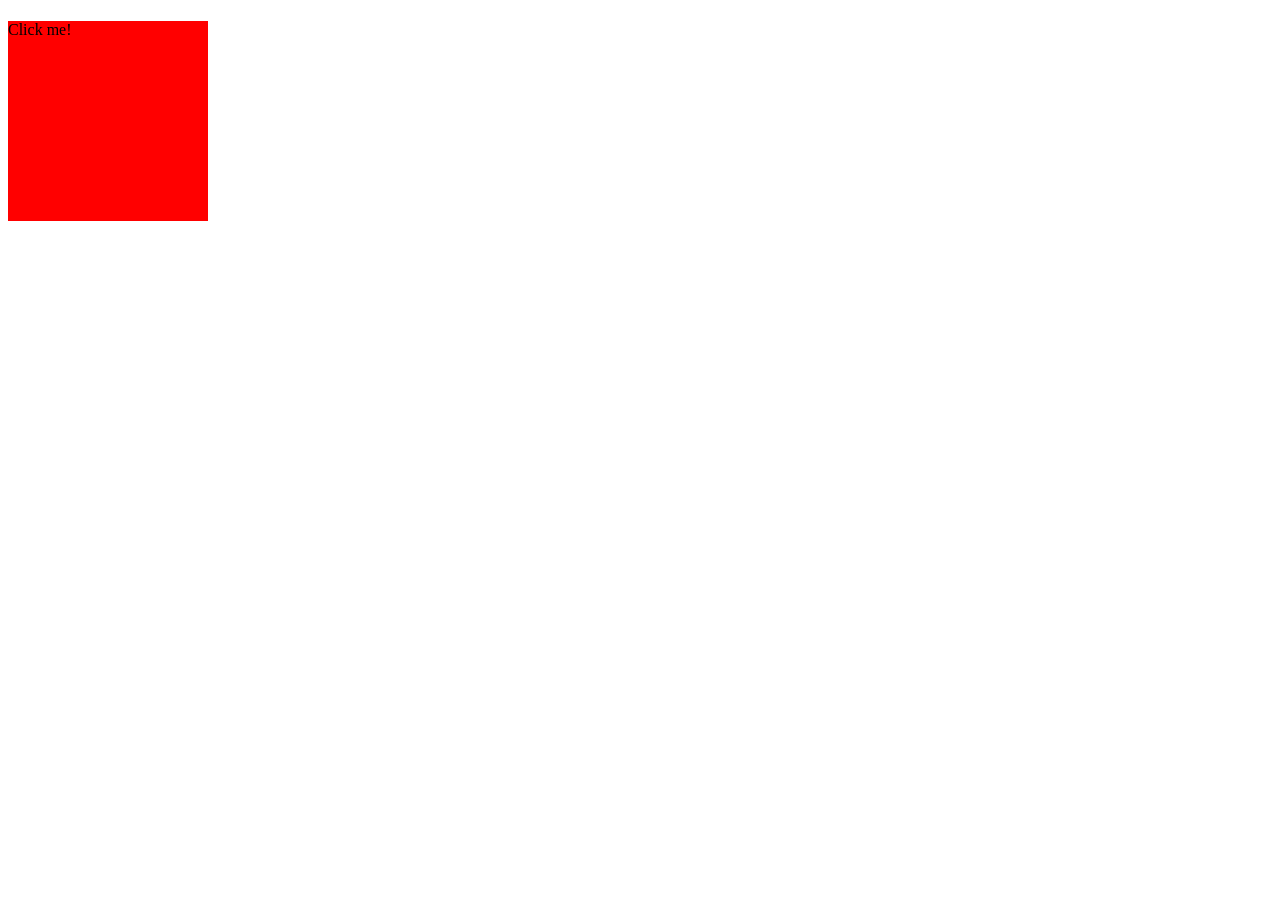
<file: jsexamples/index.html>
<!DOCTYPE html>
<html lang="en">
<head>
    <meta charset="UTF-8">
    <meta name="viewport" content="width=device-width, initial-scale=1.0">
    <title>Document</title>
    <link rel="stylesheet" href="css/style.css">
   <!--<script src="js/gs.js" defer></script> -->
    <script src="js/clicking.js" defer></script>
</head>
<body>
    <h1 id="heading1"></h1>
    <div id="redClick">
        <p>Click me!</p>
    </div>
</body>
</html>
</file>
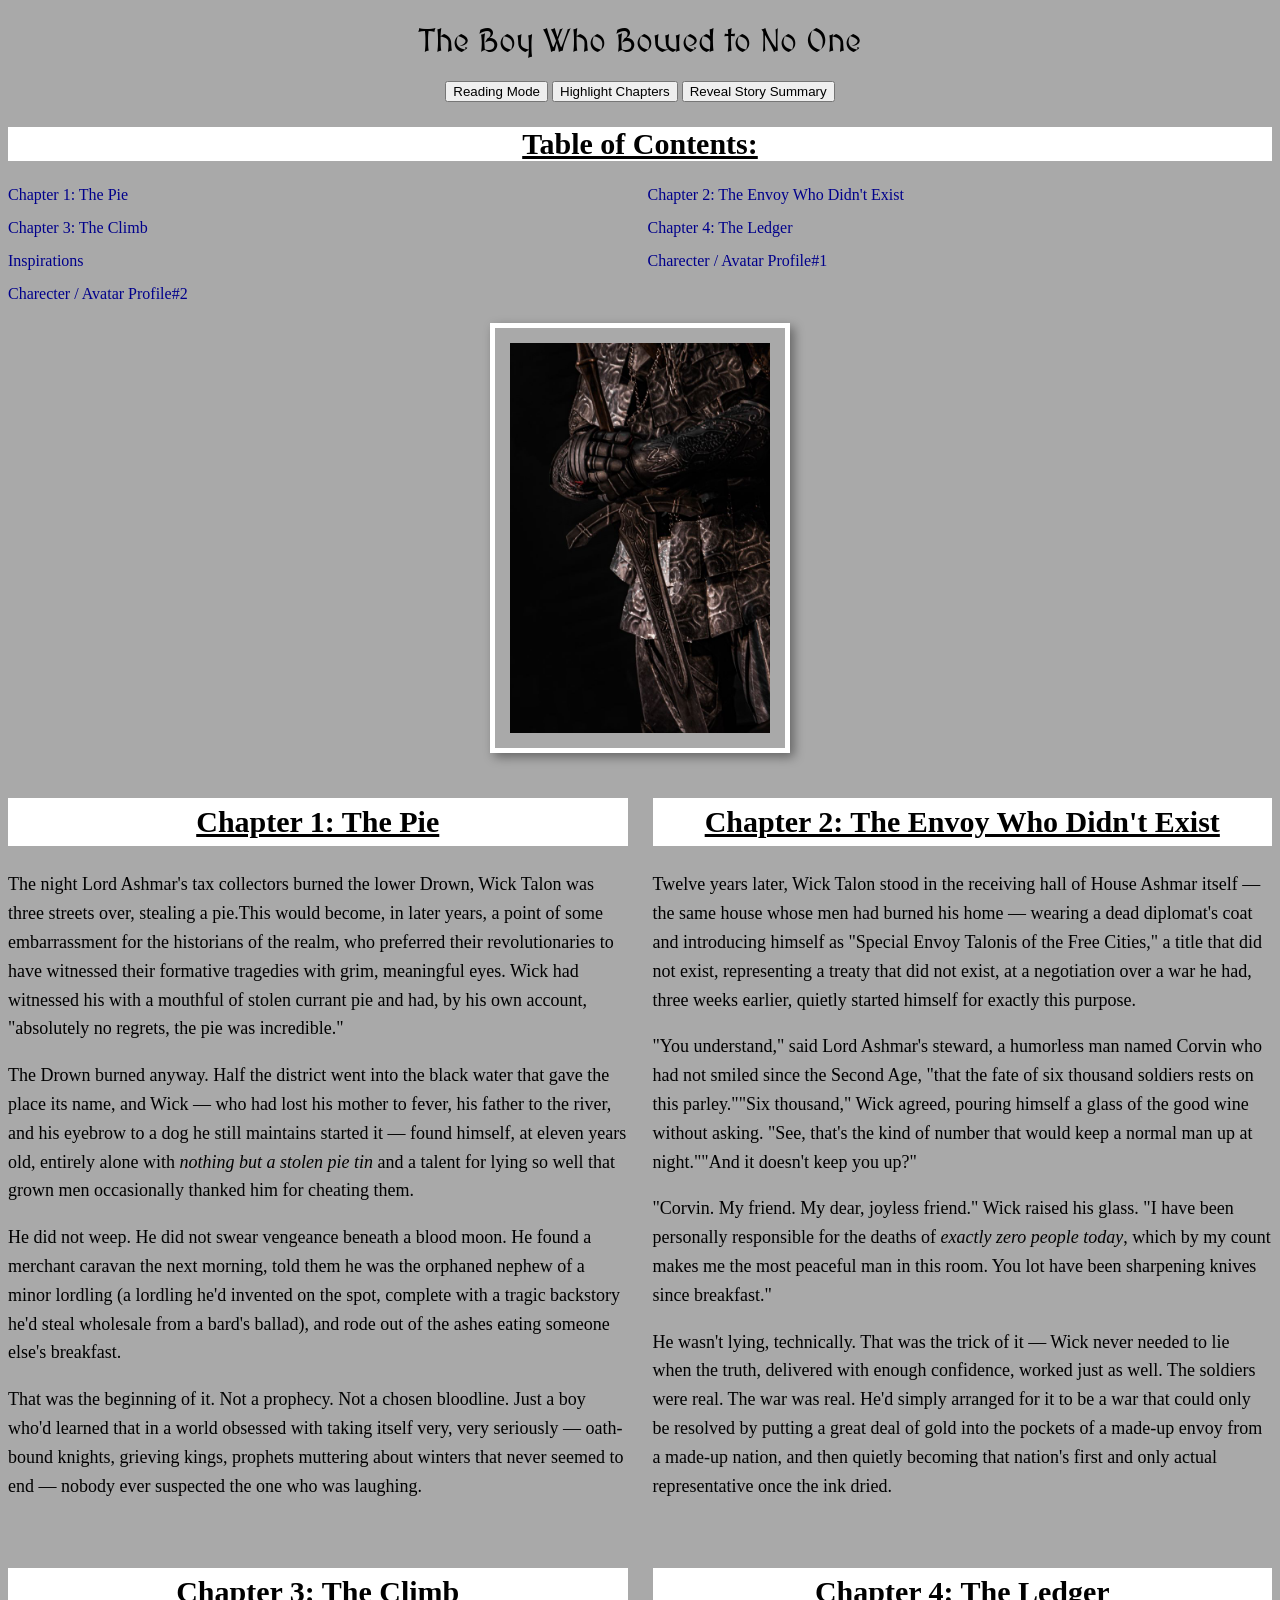
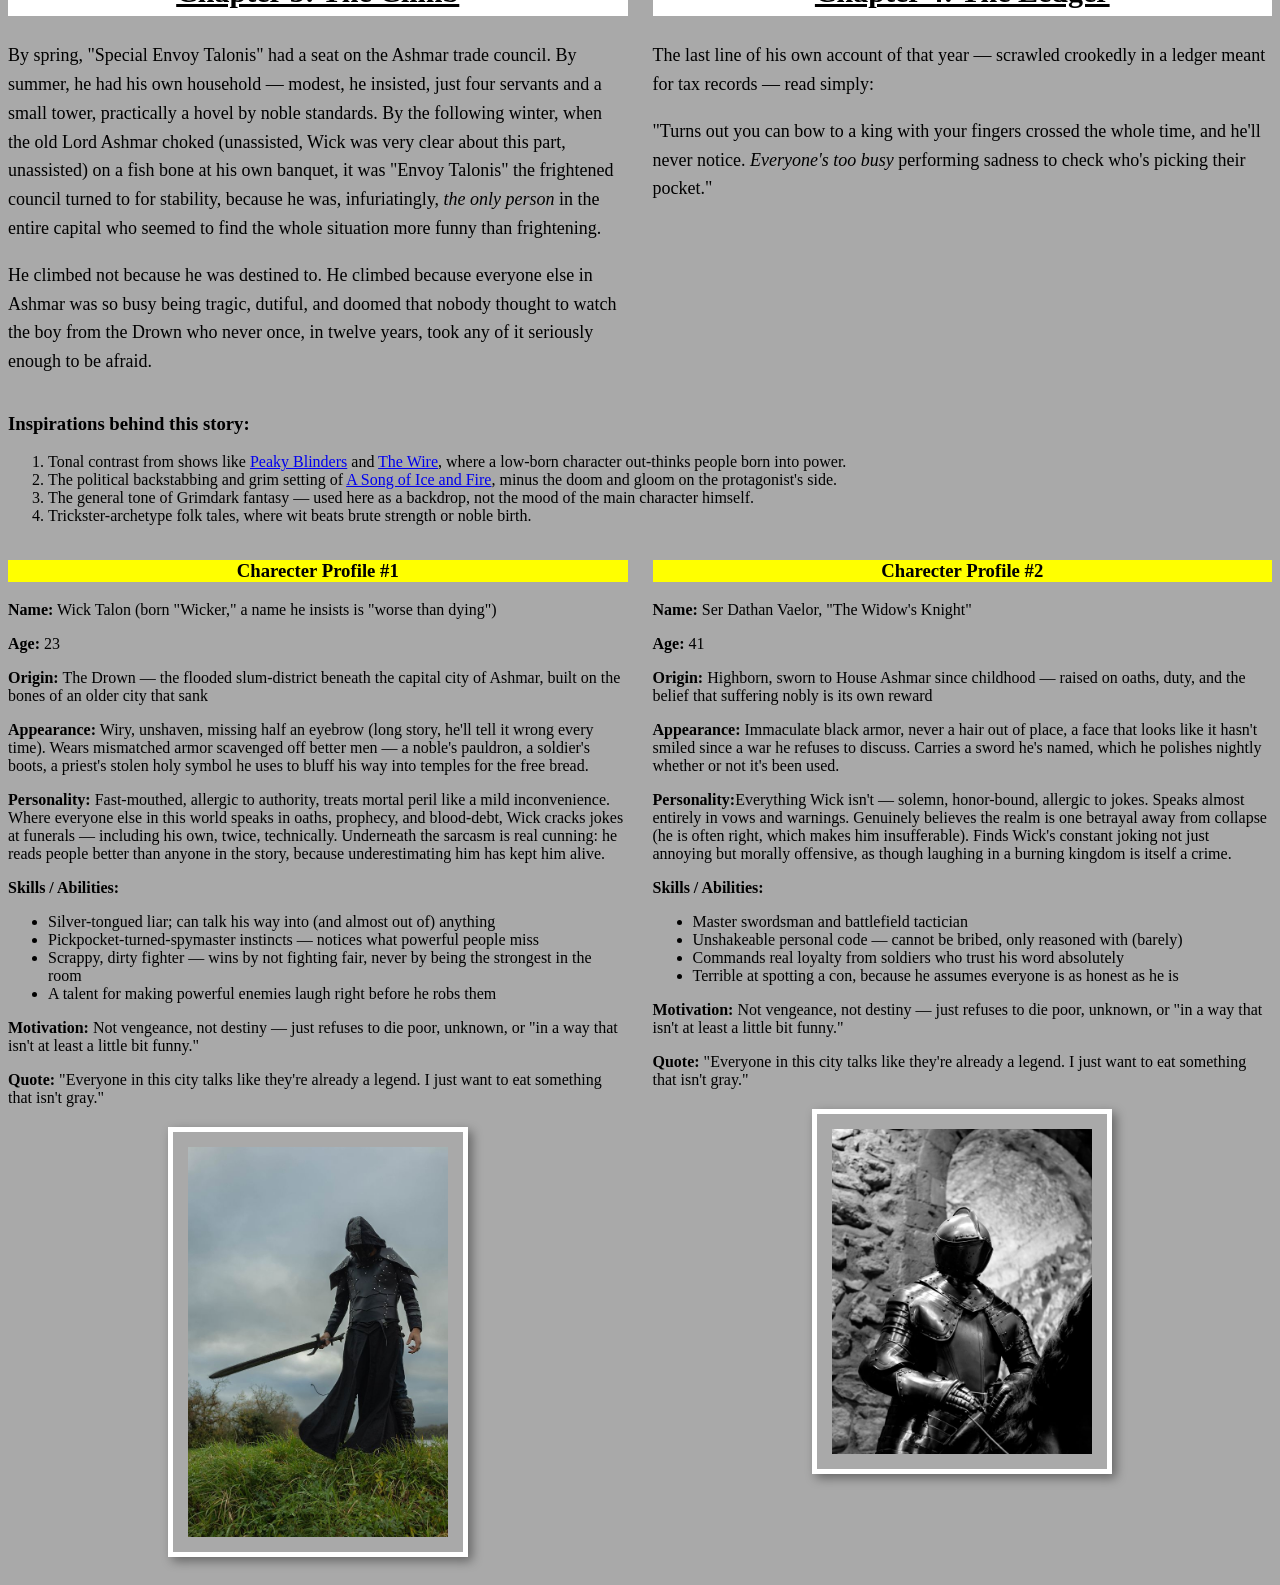
<file: infosite.html>
<!DOCTYPE html>
<html>
    <head>
        <title>The Boy Who Bowed to No One (Because He Was Too Busy Running</title>
        <!--this is a comment, these are useful for notes ctrl or cmd + /-->
        <!-- meta tags are used by search engine -->
        <meta name="description" content="This is an infosite for The Boy who bowed to no one">
        <meta name="author" content="Umer Niaz">
        <meta name="keywords" content="html, css, learning, fantasy, story">
        <!-- This tag encodes my charecters and is used by the browser -->
        <meta charset="UTF-8">
        <meta name="viewport" content="width=device-width, initial-scale=1.0">
        <style>
            body{
                background-color:darkgray
            }
        </style>
        <link rel="stylesheet" href="css/infosite.css">
        <script src="js/js/infosite.js" defer></script>
    </head>
    <body>
        <header>
            <h1>The Boy Who Bowed to No One</h1>
            <div class="center-text">
            <button id="readingButton" type="button">Reading Mode</button>
            <button id="highlightButton" type="button">Highlight Chapters</button>
            <button id="summaryButton" type="button">Reveal Story Summary</button>
    </div>
            <div id="storySummary"></div>
            <nav>
                <h2>Table of Contents:</h2>
                <ul>
               <li> <a href="#section1">Chapter 1: The Pie</a></li>
                <li> <a href="#section2">Chapter 2: The Envoy Who Didn't Exist</a></li>
                    <li> <a href="#section3">Chapter 3: The Climb</a></li>
                    <li> <a href="#section4">Chapter 4: The Ledger</a></li>
                    <li> <a href="#section5">Inspirations</a></li>
                    <li> <a href="#section6">Charecter / Avatar Profile#1</a></li>
                    <li> <a href="#section7">Charecter / Avatar Profile#2</a></li>

                </ul>
                <p><img src="images/cover.jpg" alt="cover"></p>
            </nav>
        </header>
        <main>
            <div class="chapters-grid">
            <section id="section1" class="story-text">
                <h2>Chapter 1: The Pie</h2>
                <p>The night Lord Ashmar's tax collectors burned the lower Drown, Wick Talon was three streets over, stealing a pie.This would become, in later years, a point of some embarrassment for the historians of the realm, who preferred their revolutionaries to have witnessed their formative tragedies with grim, meaningful eyes. Wick had witnessed his with a mouthful of stolen currant pie and had, by his own account, "absolutely no regrets, the pie was incredible."</p>
                <p>The Drown burned anyway. Half the district went into the black water that gave the place its name, and Wick — who had lost his mother to fever, his father to the river, and his eyebrow to a dog he still maintains started it — found himself, at eleven years old, entirely alone with <em>nothing but a stolen pie tin</em> and a talent for lying so well that grown men occasionally thanked him for cheating them.</p>
                <p>He did not weep. He did not swear vengeance beneath a blood moon. He found a merchant caravan the next morning, told them he was the orphaned nephew of a minor lordling (a lordling he'd invented on the spot, complete with a tragic backstory he'd steal wholesale from a bard's ballad), and rode out of the ashes eating someone else's breakfast.</p>
                <p>That was the beginning of it. Not a prophecy. Not a chosen bloodline. Just a boy who'd learned that in a world obsessed with taking itself very, very seriously — oath-bound knights, grieving kings, prophets muttering about winters that never seemed to end — nobody ever suspected the one who was laughing.</p>
            </section>
            <section id="section2" class="story-text">
                <h2>Chapter 2: The Envoy Who Didn't Exist</h2>
               <p>Twelve years later, Wick Talon stood in the receiving hall of House Ashmar itself — the same house whose men had burned his home — wearing a dead diplomat's coat and introducing himself as "Special Envoy Talonis of the Free Cities," a title that did not exist, representing a treaty that did not exist, at a negotiation over a war he had, three weeks earlier, quietly started himself for exactly this purpose.</p>
               <p>"You understand," said Lord Ashmar's steward, a humorless man named Corvin who had not smiled since the Second Age, "that the fate of six thousand soldiers rests on this parley.""Six thousand," Wick agreed, pouring himself a glass of the good wine without asking. "See, that's the kind of number that would keep a normal man up at night.""And it doesn't keep you up?"</p>
               <p>"Corvin. My friend. My dear, joyless friend." Wick raised his glass. "I have been personally responsible for the deaths of <em>exactly zero people today</em>, which by my count makes me the most peaceful man in this room. You lot have been sharpening knives since breakfast."</p>
               <p>He wasn't lying, technically. That was the trick of it — Wick never needed to lie when the truth, delivered with enough confidence, worked just as well. The soldiers were real. The war was real. He'd simply arranged for it to be a war that could only be resolved by putting a great deal of gold into the pockets of a made-up envoy from a made-up nation, and then quietly becoming that nation's first and only actual representative once the ink dried.</p>
            </section>
                <section id="section3" class="story-text">
                <h2>Chapter 3: The Climb</h2>
                <p>By spring, "Special Envoy Talonis" had a seat on the Ashmar trade council. By summer, he had his own household — modest, he insisted, just four servants and a small tower, practically a hovel by noble standards. By the following winter, when the old Lord Ashmar choked (unassisted, Wick was very clear about this part, unassisted) on a fish bone at his own banquet, it was "Envoy Talonis" the frightened council turned to for stability, because he was, infuriatingly, <em>the only person</em> in the entire capital who seemed to find the whole situation more funny than frightening.</p>
                <p>He climbed not because he was destined to. He climbed because everyone else in Ashmar was so busy being tragic, dutiful, and doomed that nobody thought to watch the boy from the Drown who never once, in twelve years, took any of it seriously enough to be afraid.</p>
            </section>
                <section id="section4" class="story-text">
                <h2>Chapter 4: The Ledger</h2>
                <p>The last line of his own account of that year — scrawled crookedly in a ledger meant for tax records — read simply:</p>
                <p>"Turns out you can bow to a king with your fingers crossed the whole time, and he'll never notice. <em>Everyone's too busy</em> performing sadness to check who's picking their pocket."</p>
            </section>
        </div>
            <section id="section5">
                 <h3>Inspirations behind this story:</h3>
                 <ol>
                    <li>Tonal contrast from shows like <a href="https://en.wikipedia.org/wiki/Peaky_Blinders_(TV_series)" target="_blank">Peaky Blinders</a> and <a href="https://en.wikipedia.org/wiki/The_Wire" target="_blank">The Wire</a>, where a low-born character out-thinks people born into power.</li>
                    <li>The political backstabbing and grim setting of <a href="https://en.wikipedia.org/wiki/A_Song_of_Ice_and_Fire" target="_blank">A Song of Ice and Fire</a>, minus the doom and gloom on the protagonist's side.</li>
                    <li>The general tone of Grimdark fantasy — used here as a backdrop, not the mood of the main character himself.</li>
                    <li>Trickster-archetype folk tales, where wit beats brute strength or noble birth.</li>
                 </ol>
            </section>
            <div class="characters-grid">
                 <section id="section6">
                 <h3 class="center-text highlight">Charecter Profile #1</h3>
                <p><b>Name:</b> Wick Talon (born "Wicker," a name he insists is "worse than dying")</p>
                <p><b>Age:</b> 23</p>
                <p><b>Origin:</b> The Drown — the flooded slum-district beneath the capital city of Ashmar, built on the bones of an older city that sank</p>
                <p><b>Appearance:</b> Wiry, unshaven, missing half an eyebrow (long story, he'll tell it wrong every time). Wears mismatched armor scavenged off better men — a noble's pauldron, a soldier's boots, a priest's stolen holy symbol he uses to bluff his way into temples for the free bread.</p>
                <p><b>Personality:</b> Fast-mouthed, allergic to authority, treats mortal peril like a mild inconvenience. Where everyone else in this world speaks in oaths, prophecy, and blood-debt, Wick cracks jokes at funerals — including his own, twice, technically. Underneath the sarcasm is real cunning: he reads people better than anyone in the story, because underestimating him has kept him alive.</p>
                <p><b>Skills / Abilities:</b></p>
                <ul>
                    <li>Silver-tongued liar; can talk his way into (and almost out of) anything</li>
                    <li>Pickpocket-turned-spymaster instincts — notices what powerful people miss</li>
                    <li>Scrappy, dirty fighter — wins by not fighting fair, never by being the strongest in the room</li>
                    <li>A talent for making powerful enemies laugh right before he robs them</li>
                </ul>
                <p><b>Motivation:</b> Not vengeance, not destiny — just refuses to die poor, unknown, or "in a way that isn't at least a little bit funny."</p>
                <p><b>Quote:</b> "Everyone in this city talks like they're already a legend. I just want to eat something that isn't gray."</p>
                <p><img src="images/main.jpg" alt="main"></p>
            </section>
             <section id="section7">
                 <h3 class="center-text highlight">Charecter Profile #2</h3>
                <p><b>Name:</b> Ser Dathan Vaelor, "The Widow's Knight"</p>
                <p><b>Age:</b> 41</p>
                <p><b>Origin:</b> Highborn, sworn to House Ashmar since childhood — raised on oaths, duty, and the belief that suffering nobly is its own reward</p>
                <p><b>Appearance:</b> Immaculate black armor, never a hair out of place, a face that looks like it hasn't smiled since a war he refuses to discuss. Carries a sword he's named, which he polishes nightly whether or not it's been used.</p>
                <p><b>Personality:</b>Everything Wick isn't — solemn, honor-bound, allergic to jokes. Speaks almost entirely in vows and warnings. Genuinely believes the realm is one betrayal away from collapse (he is often right, which makes him insufferable). Finds Wick's constant joking not just annoying but morally offensive, as though laughing in a burning kingdom is itself a crime.</p>
                <p><b>Skills / Abilities:</b></p>
                <ul>
                    <li>Master swordsman and battlefield tactician</li>
                    <li>Unshakeable personal code — cannot be bribed, only reasoned with (barely)</li>
                    <li>Commands real loyalty from soldiers who trust his word absolutely</li>
                    <li>Terrible at spotting a con, because he assumes everyone is as honest as he is</li>
                    </ul>
                <p><b>Motivation:</b> Not vengeance, not destiny — just refuses to die poor, unknown, or "in a way that isn't at least a little bit funny."</p>
                <p><b>Quote:</b> "Everyone in this city talks like they're already a legend. I just want to eat something that isn't gray."</p>
                <p><img src="images/knight.jpg" alt="knight"></p>
            </section>
            </div>
        </main>
        <footer></footer>
    </body>
</html>
</file>
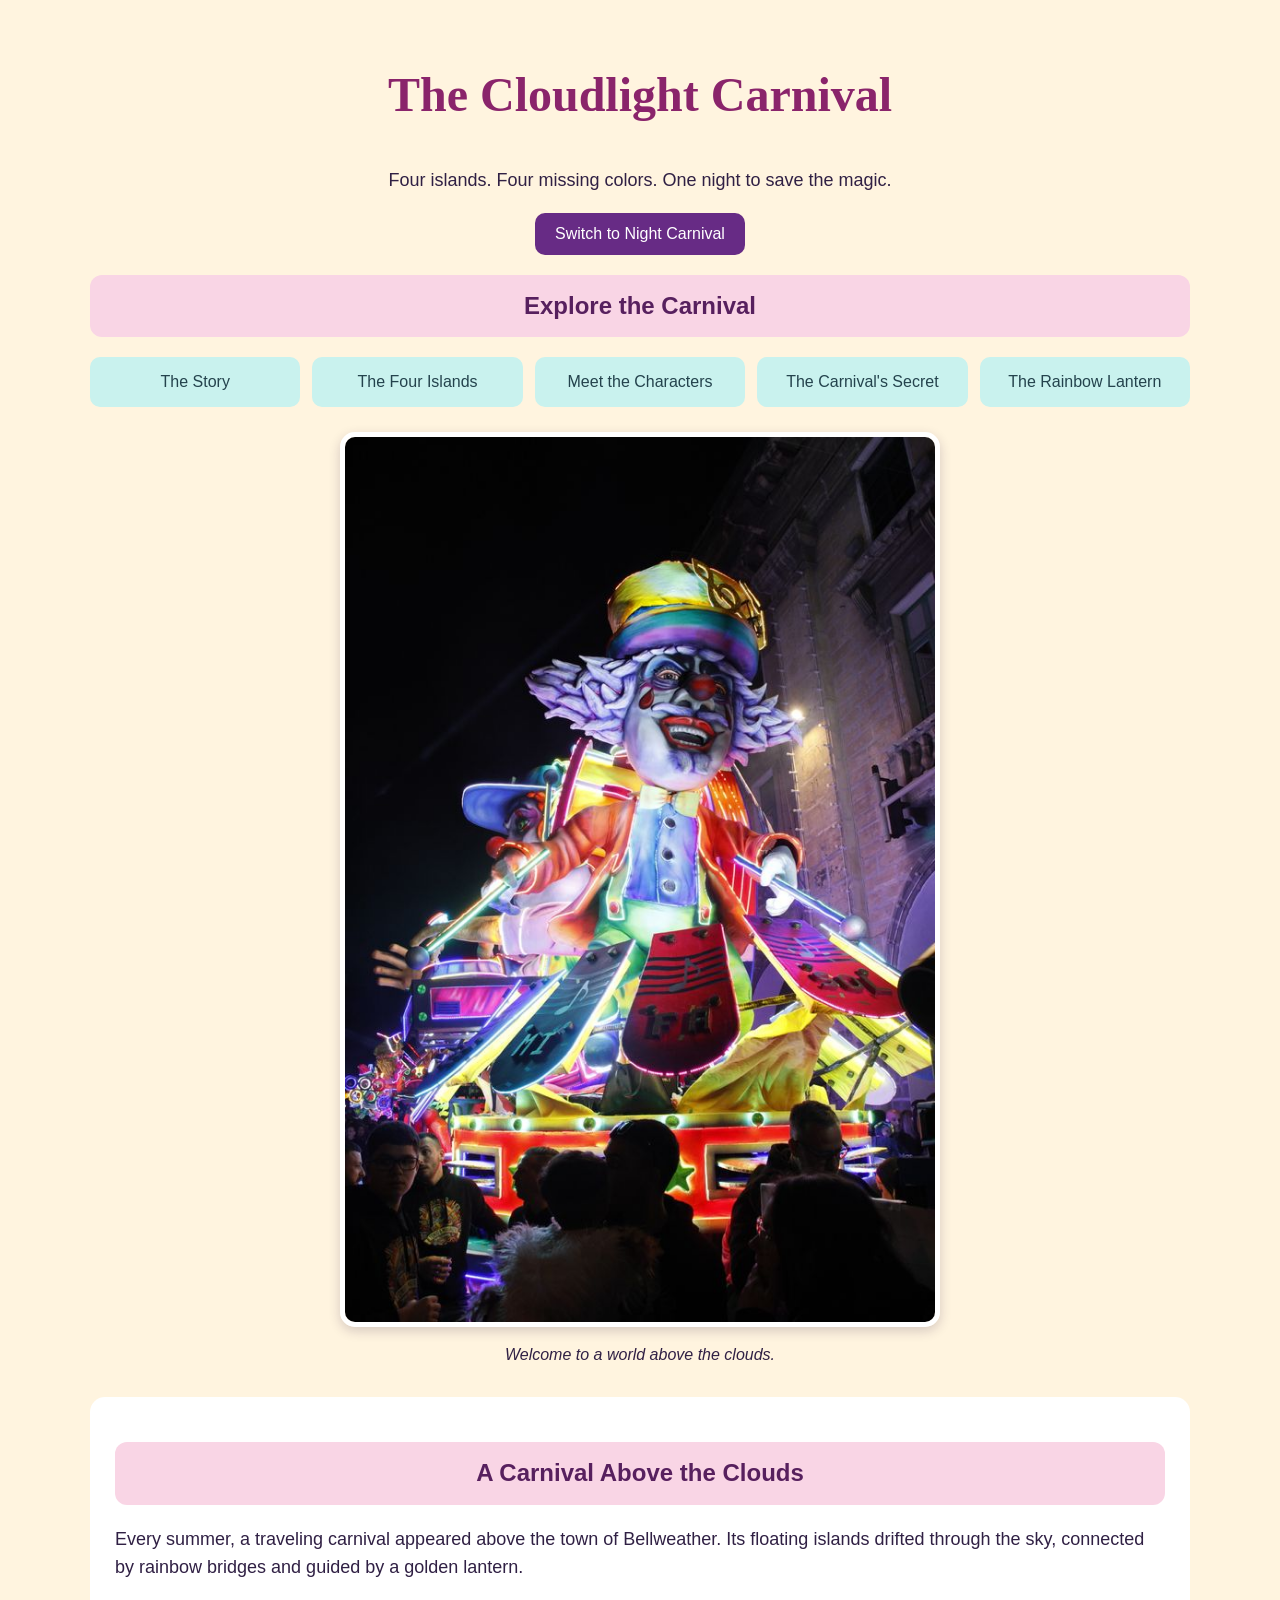
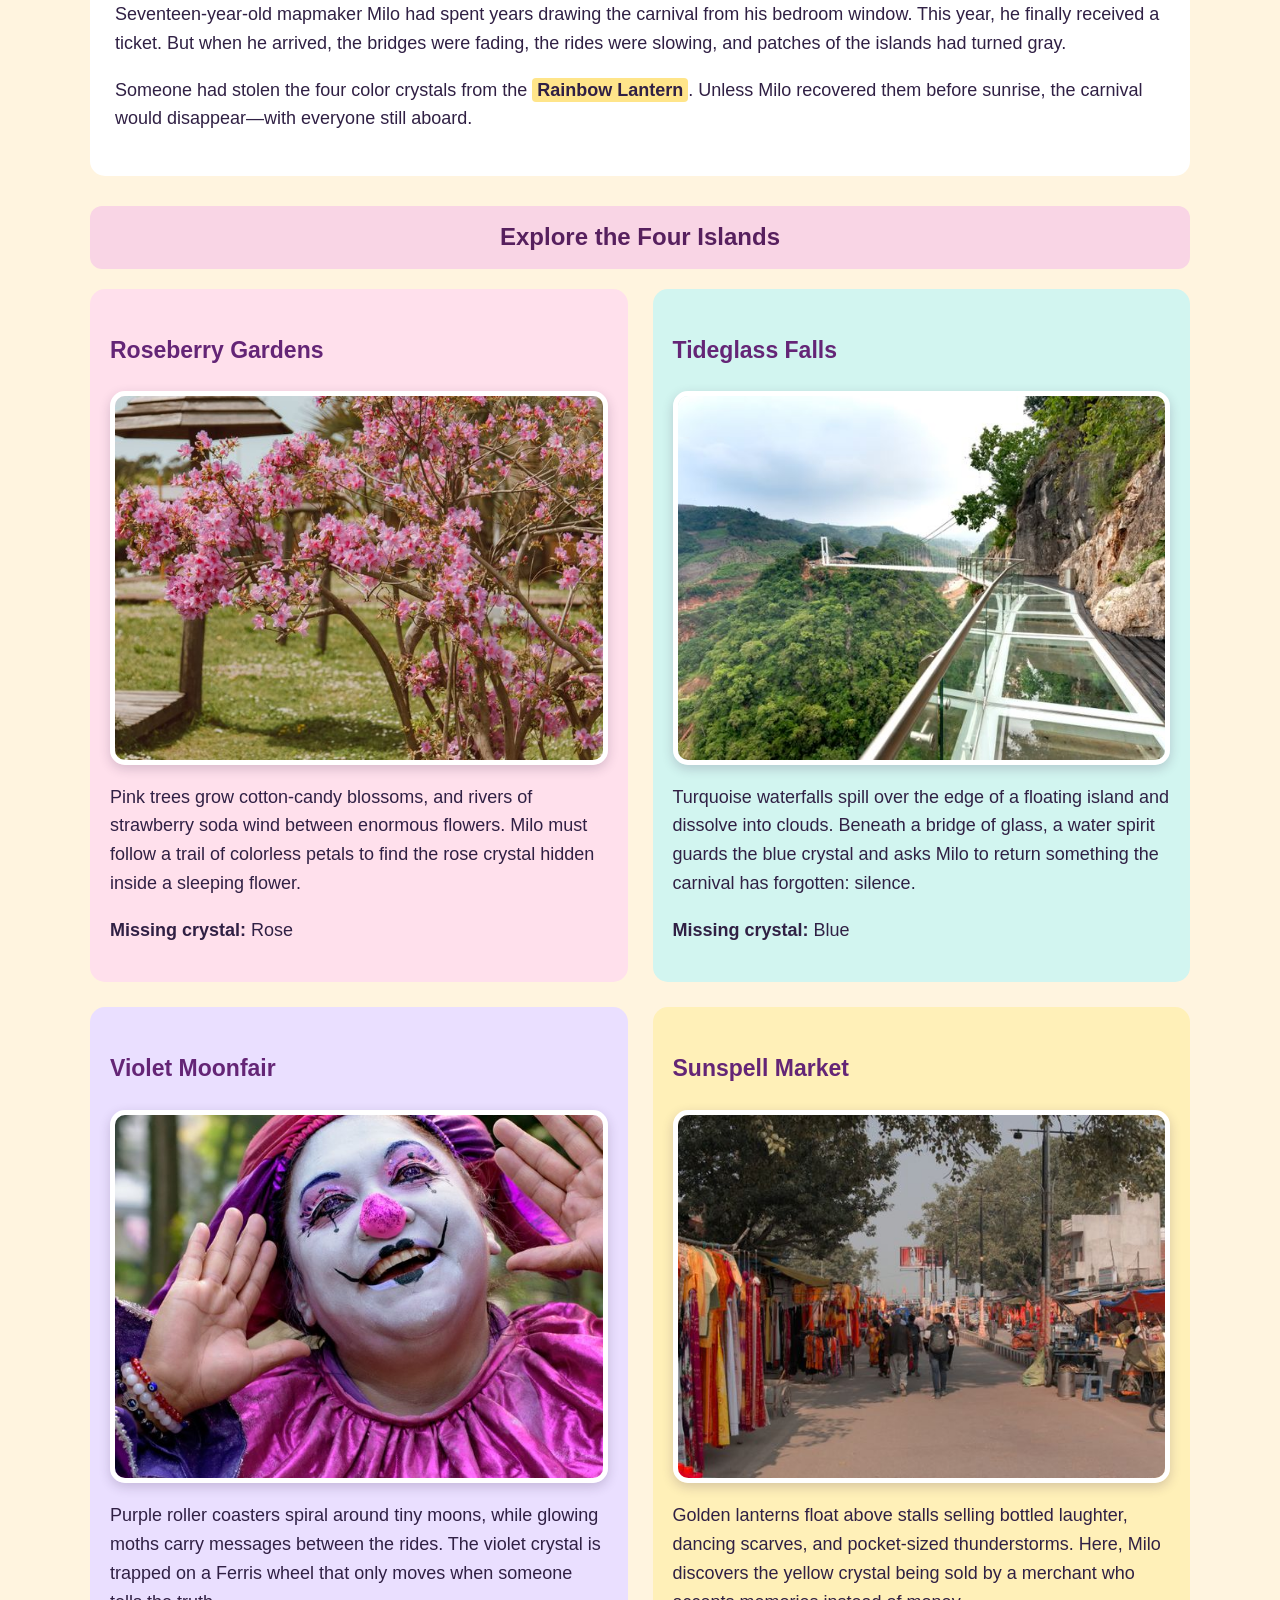
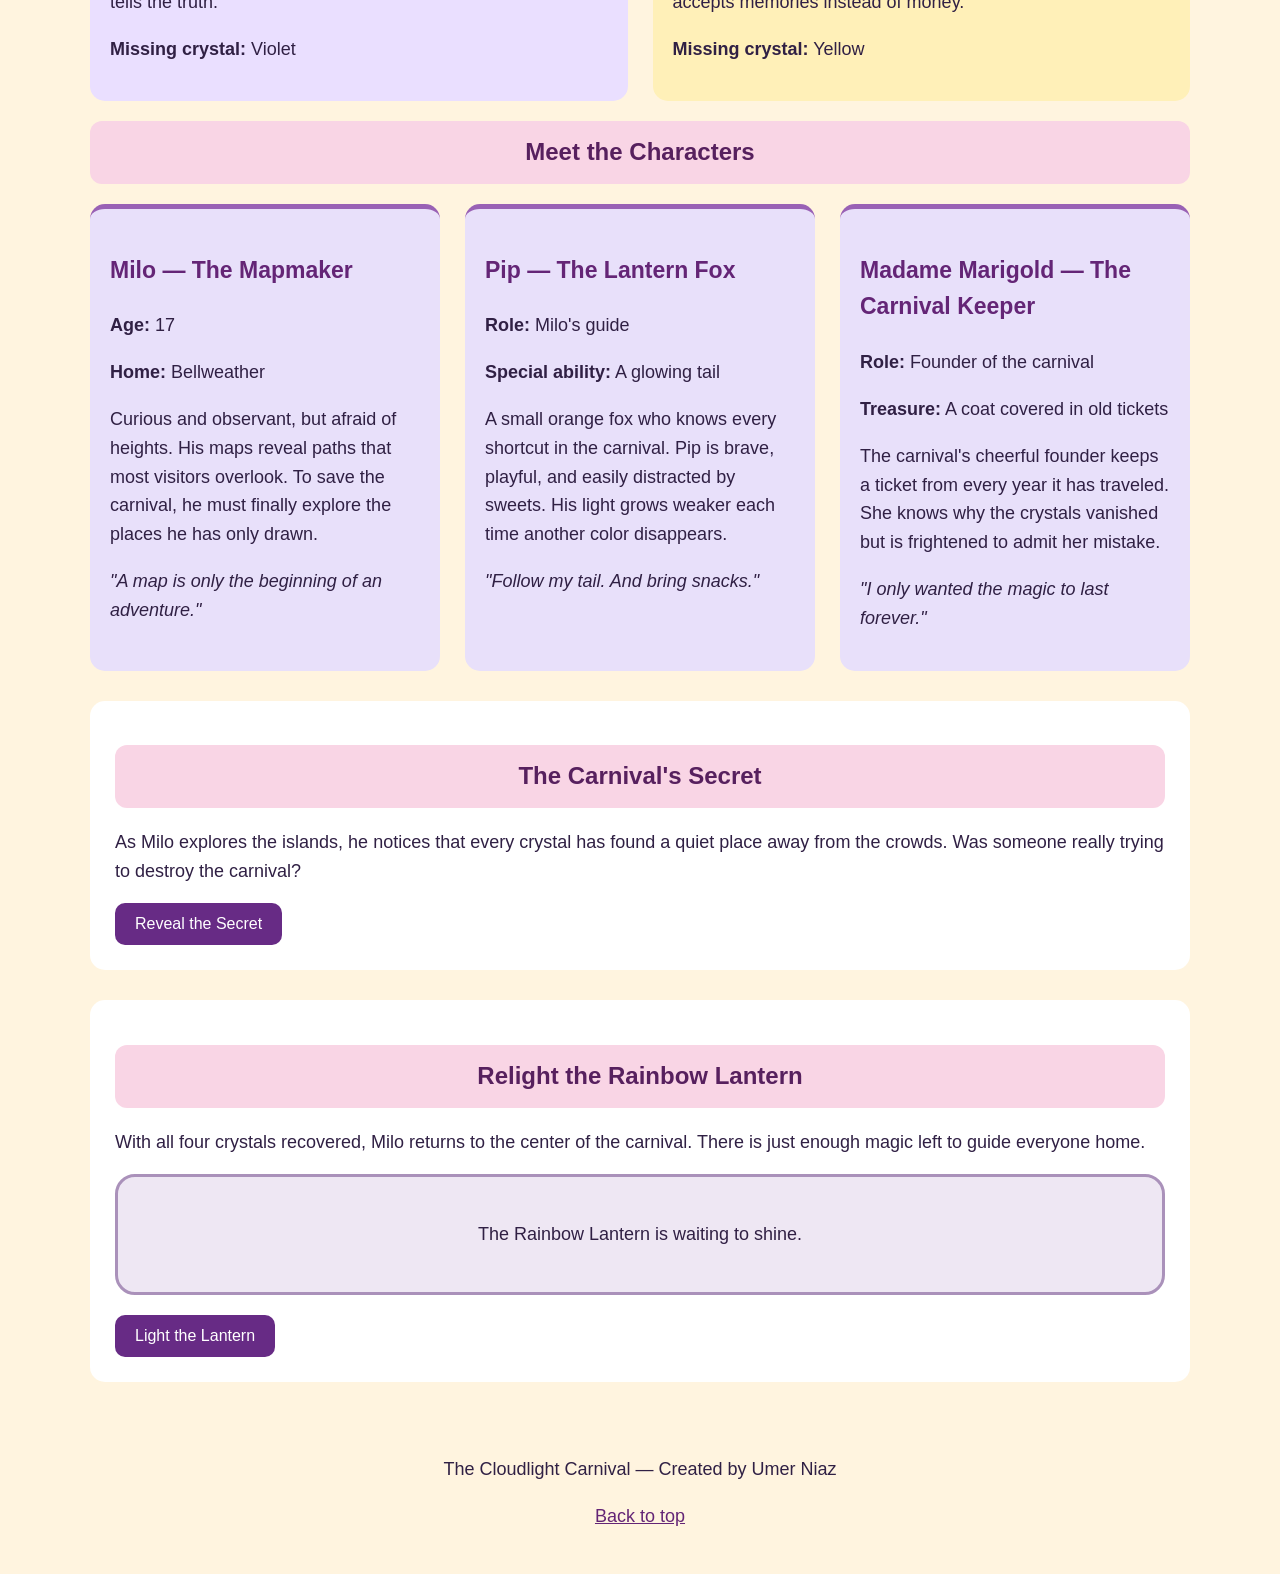
<file: midterm/midterm.html>
<!DOCTYPE html>
<html lang="en">
<head>
    <meta charset="UTF-8">
    <meta name="viewport" content="width=device-width, initial-scale=1.0">
    <meta name="description" content="Explore the floating islands and colorful mysteries of The Cloudlight Carnival.">
    <meta name="author" content="Umer Niaz">
    <meta name="keywords" content="carnival, fantasy, floating islands, story">

    <title>The Cloudlight Carnival</title>

    <link rel="stylesheet" href="carnival.css">
    <script src="carnival.js" defer></script>
</head>

<body>
    <header>
        <h1>The Cloudlight Carnival</h1>
        <p class="center-text">Four islands. Four missing colors. One night to save the magic.</p>

        <div class="center-text">
            <button id="themeButton" type="button">Switch to Night Carnival</button>
        </div>

        <nav aria-label="Main navigation">
            <h2>Explore the Carnival</h2>
            <ul>
                <li><a href="#introduction">The Story</a></li>
                <li><a href="#islands">The Four Islands</a></li>
                <li><a href="#characters">Meet the Characters</a></li>
                <li><a href="#secret">The Carnival's Secret</a></li>
                <li><a href="#lantern">The Rainbow Lantern</a></li>
            </ul>
        </nav>

        <figure>
            <img src="carnival-cover.jpg" alt="A colorful carnival on floating islands connected by rainbow bridges">
            <figcaption class="center-text">Welcome to a world above the clouds.</figcaption>
        </figure>
    </header>

    <main>
        <section id="introduction" class="story-text">
            <h2>A Carnival Above the Clouds</h2>
            <p>Every summer, a traveling carnival appeared above the town of Bellweather. Its floating islands drifted through the sky, connected by rainbow bridges and guided by a golden lantern.</p>
            <p>Seventeen-year-old mapmaker Milo had spent years drawing the carnival from his bedroom window. This year, he finally received a ticket. But when he arrived, the bridges were fading, the rides were slowing, and patches of the islands had turned gray.</p>
            <p>Someone had stolen the four color crystals from the <strong class="highlight">Rainbow Lantern</strong>. Unless Milo recovered them before sunrise, the carnival would disappear—with everyone still aboard.</p>
        </section>

        <section id="islands">
            <h2>Explore the Four Islands</h2>

            <div class="islands-grid">
                <section class="island-card">
                    <h3>Roseberry Gardens</h3>
                    <img src="roseberry-gardens.jpg" alt="Pink trees and enormous flowers beside a strawberry-colored river">
                    <p>Pink trees grow cotton-candy blossoms, and rivers of strawberry soda wind between enormous flowers. Milo must follow a trail of colorless petals to find the rose crystal hidden inside a sleeping flower.</p>
                    <p><strong>Missing crystal:</strong> Rose</p>
                </section>

                <section class="island-card">
                    <h3>Tideglass Falls</h3>
                    <img src="tideglass-falls.jpg" alt="Turquoise waterfalls flowing from a floating island beneath a glass bridge">
                    <p>Turquoise waterfalls spill over the edge of a floating island and dissolve into clouds. Beneath a bridge of glass, a water spirit guards the blue crystal and asks Milo to return something the carnival has forgotten: silence.</p>
                    <p><strong>Missing crystal:</strong> Blue</p>
                </section>

                <section class="island-card">
                    <h3>Violet Moonfair</h3>
                    <img src="violet-moonfair.jpg" alt="Purple carnival rides and a glowing Ferris wheel beneath tiny moons">
                    <p>Purple roller coasters spiral around tiny moons, while glowing moths carry messages between the rides. The violet crystal is trapped on a Ferris wheel that only moves when someone tells the truth.</p>
                    <p><strong>Missing crystal:</strong> Violet</p>
                </section>

                <section class="island-card">
                    <h3>Sunspell Market</h3>
                    <img src="sunspell-market.jpg" alt="A magical market with golden floating lanterns and colorful stalls">
                    <p>Golden lanterns float above stalls selling bottled laughter, dancing scarves, and pocket-sized thunderstorms. Here, Milo discovers the yellow crystal being sold by a merchant who accepts memories instead of money.</p>
                    <p><strong>Missing crystal:</strong> Yellow</p>
                </section>
            </div>
        </section>

        <section id="characters">
            <h2>Meet the Characters</h2>

            <div class="characters-grid">
                <section class="character-card">
                    <h3>Milo — The Mapmaker</h3>
                    <p><strong>Age:</strong> 17</p>
                    <p><strong>Home:</strong> Bellweather</p>
                    <p>Curious and observant, but afraid of heights. His maps reveal paths that most visitors overlook. To save the carnival, he must finally explore the places he has only drawn.</p>
                    <p><em>"A map is only the beginning of an adventure."</em></p>
                </section>

                <section class="character-card">
                    <h3>Pip — The Lantern Fox</h3>
                    <p><strong>Role:</strong> Milo's guide</p>
                    <p><strong>Special ability:</strong> A glowing tail</p>
                    <p>A small orange fox who knows every shortcut in the carnival. Pip is brave, playful, and easily distracted by sweets. His light grows weaker each time another color disappears.</p>
                    <p><em>"Follow my tail. And bring snacks."</em></p>
                </section>

                <section class="character-card">
                    <h3>Madame Marigold — The Carnival Keeper</h3>
                    <p><strong>Role:</strong> Founder of the carnival</p>
                    <p><strong>Treasure:</strong> A coat covered in old tickets</p>
                    <p>The carnival's cheerful founder keeps a ticket from every year it has traveled. She knows why the crystals vanished but is frightened to admit her mistake.</p>
                    <p><em>"I only wanted the magic to last forever."</em></p>
                </section>
            </div>
        </section>

        <section id="secret" class="story-text">
            <h2>The Carnival's Secret</h2>
            <p>As Milo explores the islands, he notices that every crystal has found a quiet place away from the crowds. Was someone really trying to destroy the carnival?</p>

            <button id="secretButton" type="button" aria-expanded="false" aria-controls="secretText">Reveal the Secret</button>

            <div id="secretText" hidden>
                <p>The crystals were never stolen. Madame Marigold had kept the carnival running for a hundred years without letting its magic rest. The crystals scattered across the islands, searching for quiet places to recover.</p>
                <p><strong class="highlight">Saving the carnival means allowing it to close until next summer.</strong></p>
            </div>
        </section>

        <section id="lantern" class="story-text">
            <h2>Relight the Rainbow Lantern</h2>
            <p>With all four crystals recovered, Milo returns to the center of the carnival. There is just enough magic left to guide everyone home.</p>

            <div id="rainbowLantern" class="lantern-box">
                <p class="center-text">The Rainbow Lantern is waiting to shine.</p>
            </div>

            <button id="lanternButton" type="button">Light the Lantern</button>

            <div id="ending" aria-live="polite"></div>
        </section>
    </main>

    <footer>
        <p class="center-text">The Cloudlight Carnival — Created by Umer Niaz</p>
        <p class="center-text"><a href="#top">Back to top</a></p>
    </footer>
</body>
</html>
</file>
<file: jsexamples/css/style.css>
.clickBox {
    width: 200px;
    height: 200px;
    background-color: red;
    transition: background-color 0.3s ease;
}
</file>
<file: css/infosite.css>
@import url('https://fonts.googleapis.com/css2?family=Caacupe+One&family=MedievalSharp&display=swap');
h1{
  font-family:"MedievalSharp", fantasy ;
  font-weight: 100;
  text-align: center;  
}

h2{
  text-decoration: underline;
    font-size: 30px;
    background-color: #ffff;
    text-align: center;
}

.center-text {
  text-align: center;
}

.highlight {
  background-color: yellow;
}

.story-text {
  font-size: 18px;
  line-height: 1.6;
}

nav a {
  color: darkblue;
  text-decoration: none;
}

nav a:hover {
  color: darkred;
  text-decoration: underline;
}

nav ul {
  display: grid;
  grid-template-columns: 1fr 1fr;
  gap: 15px;
  list-style: none;
  padding: 0;
}

img {
  width: 300px;
  max-width: 100%;
  height: auto;
  border: 5px solid white;
  padding: 15px;
  margin: 20px auto;
  display: block;
  box-sizing: border-box;
  box-shadow: 4px 4px 10px rgba(0, 0, 0, 0.4);
}

.characters-grid {
  display: grid;
  grid-template-columns: 1fr 1fr;
  gap: 25px;
}

.chapters-grid {
  display: grid;
  grid-template-columns: 1fr 1fr;
  gap: 25px;
}

@media (max-width: 768px) {
  nav ul {
    grid-template-columns: 1fr;
  }

  .chapters-grid {
    grid-template-columns: 1fr;
  }

  .characters-grid {
    grid-template-columns: 1fr;
  }

  nav a {
    display: block;
    padding: 10px;
  }
}

.chapter-highlight {
    background-color: lightyellow;
    padding: 20px;
    border: 3px solid darkgoldenrod;
}

body.reading-mode {
    background-color: beige;
}

.reading-mode .chapters-grid {
    color: #402010;
}
</file>
<file: midterm/carnival.css>
body {
    background-color: #fff4df;
    color: #302044;
    font-family: Arial, sans-serif;
    margin: 0;
    line-height: 1.6;
}

header, main, footer {
    width: 90%;
    max-width: 1100px;
    margin: 0 auto;
}

header {
    padding-top: 25px;
}

h1 {
    color: #8a246b;
    font-family: Georgia, serif;
    font-size: 48px;
    text-align: center;
}

h2 {
    background-color: #f9d5e5;
    color: #57205e;
    text-align: center;
    padding: 12px;
    border-radius: 12px;
}

h3 {
    color: #642576;
    font-size: 23px;
}

p {
    font-size: 18px;
}

button {
    background-color: #672b85;
    color: white;
    font-size: 16px;
    padding: 12px 20px;
    border: none;
    border-radius: 10px;
    cursor: pointer;
}

button:hover {
    background-color: #92366d;
}

button:focus-visible, a:focus-visible {
    outline: 3px solid #007e87;
    outline-offset: 4px;
}

footer {
    text-align: center;
    padding: 25px 0;
}

footer a {
    color: #642576;
}

.center-text {
    text-align: center;
}

.story-text {
    background-color: white;
    padding: 25px;
    margin: 30px 0;
    border-radius: 15px;
}

.highlight {
    background-color: #ffe58a;
    color: #302044;
    padding: 2px 5px;
    border-radius: 4px;
}


nav ul {
    display: grid;
    grid-template-columns: repeat(5, 1fr);
    gap: 12px;
    list-style: none;
    padding: 0;
}

nav a {
    display: block;
    background-color: #c9f2ee;
    color: #24434d;
    text-decoration: none;
    text-align: center;
    padding: 12px;
    border-radius: 10px;
}

nav a:hover {
    background-color: #ffe58a;
    text-decoration: underline;
}


figure {
    margin: 25px 0;
}

img {
    display: block;
    width: 100%;
    max-width: 600px;
    height: auto;
    margin: 15px auto;
    border: 5px solid white;
    border-radius: 15px;
    box-sizing: border-box;
    box-shadow: 0 4px 12px rgba(48, 32, 68, 0.2);
}

figcaption {
    font-style: italic;
}

/* First content grid: islands */

.islands-grid {
    display: grid;
    grid-template-columns: 1fr 1fr;
    gap: 25px;
}

.island-card {
    background-color: #ffe0ec;
    padding: 20px;
    border-radius: 15px;
}

.island-card:nth-child(2) {
    background-color: #d2f5f0;
}

.island-card:nth-child(3) {
    background-color: #eadfff;
}

.island-card:nth-child(4) {
    background-color: #fff0b8;
}

.island-card img {
    aspect-ratio: 4 / 3;
    object-fit: cover;
}

.characters-grid {
    display: grid;
    grid-template-columns: repeat(3, 1fr);
    gap: 25px;
}

.character-card {
    background-color: #e8e0fa;
    padding: 20px;
    border-top: 5px solid #9961b5;
    border-radius: 15px;
}


.lantern-box {
    background-color: #eee7f3;
    color: #302044;
    border: 3px solid #aa91ba;
    border-radius: 20px;
    padding: 25px;
    margin-bottom: 20px;
}

body.night-mode {
    background-color: #211831;
    color: #fff4df;
}

.night-mode h1 {
    color: #ffd782;
}

.night-mode .story-text {
    background-color: #372748;
}

.night-mode footer a {
    color: #ffd782;
}

.night-mode .island-card,
.night-mode .character-card {
    color: #302044;
}

.lantern-box.lit {
    background-color: #ffe58a;
    border-color: #b77600;
    box-shadow: 0 0 30px rgba(255, 190, 40, 0.7);
}


@media (max-width: 768px) {
    nav ul {
        grid-template-columns: 1fr;
    }

    .islands-grid {
        grid-template-columns: 1fr;
    }

    .characters-grid {
        grid-template-columns: 1fr;
    }

    h1 {
        font-size: 34px;
    }

    .story-text {
        padding: 18px;
    }
}
</file>
